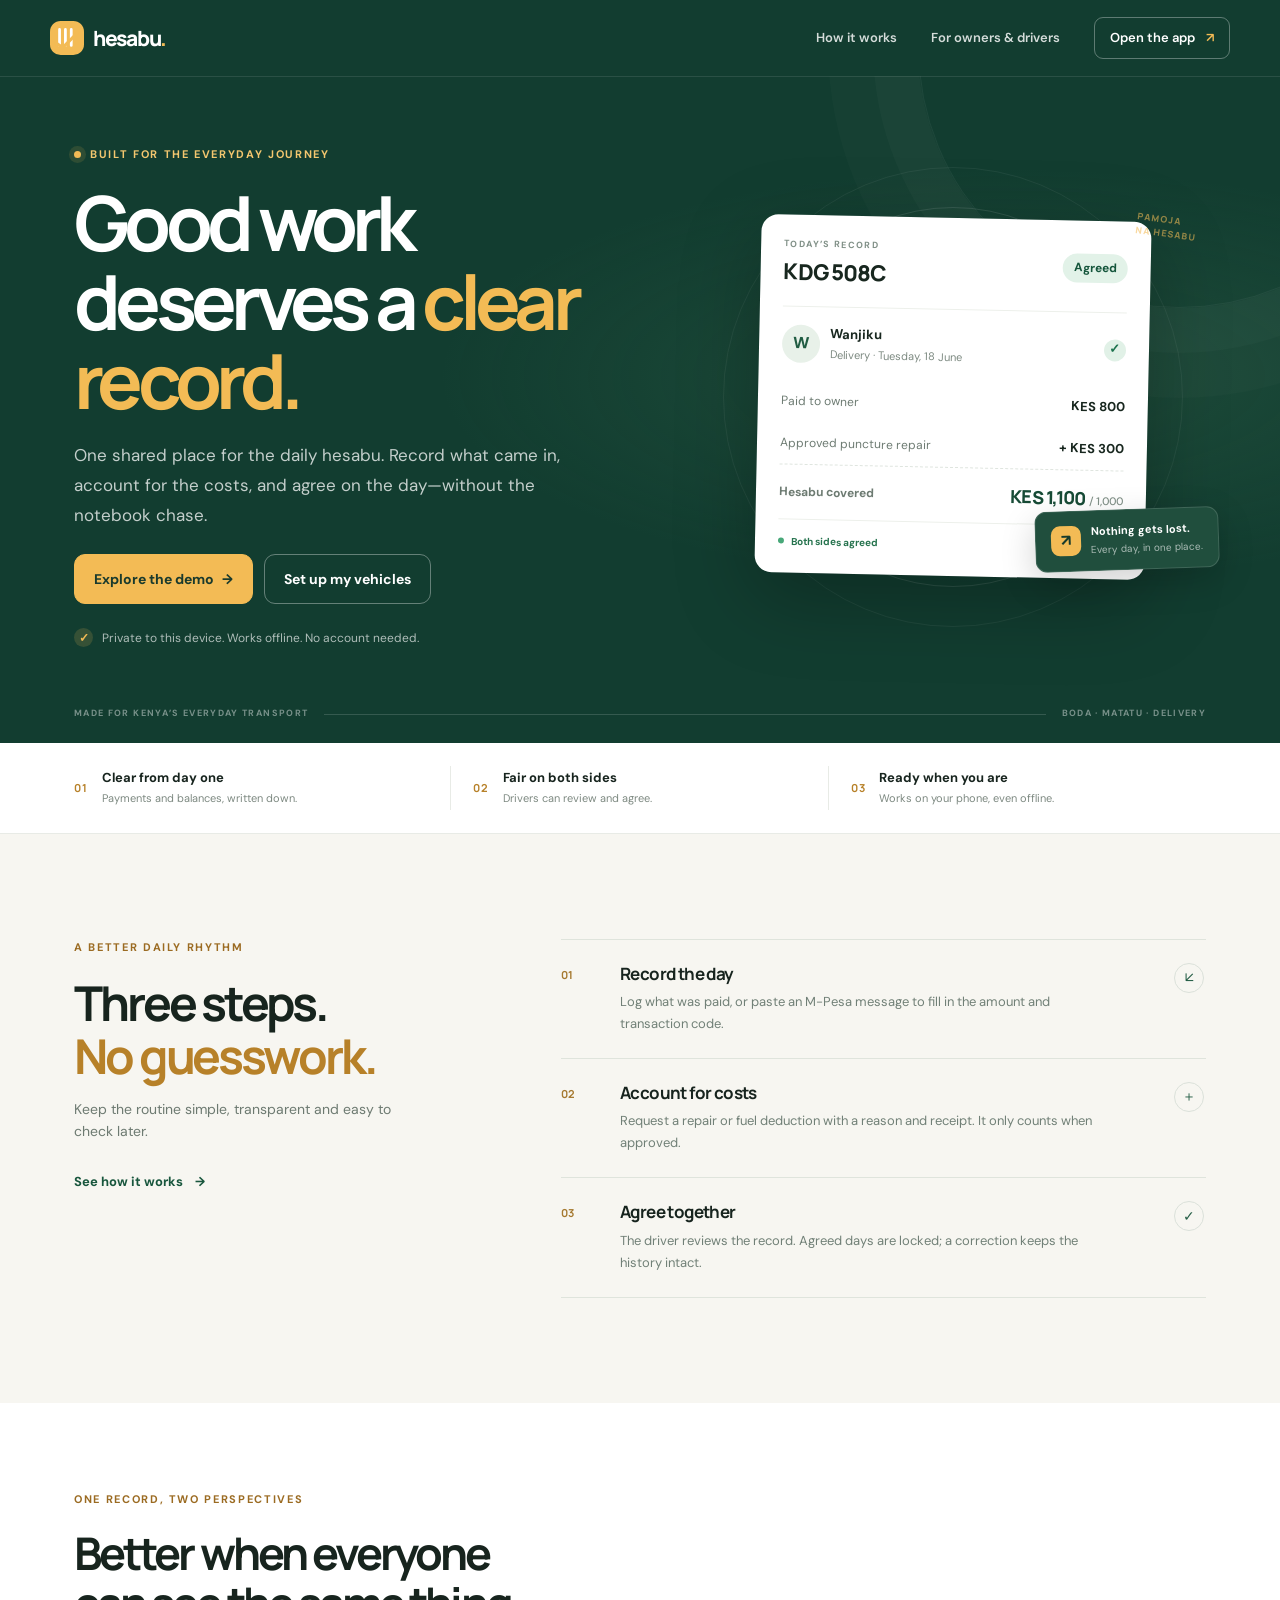
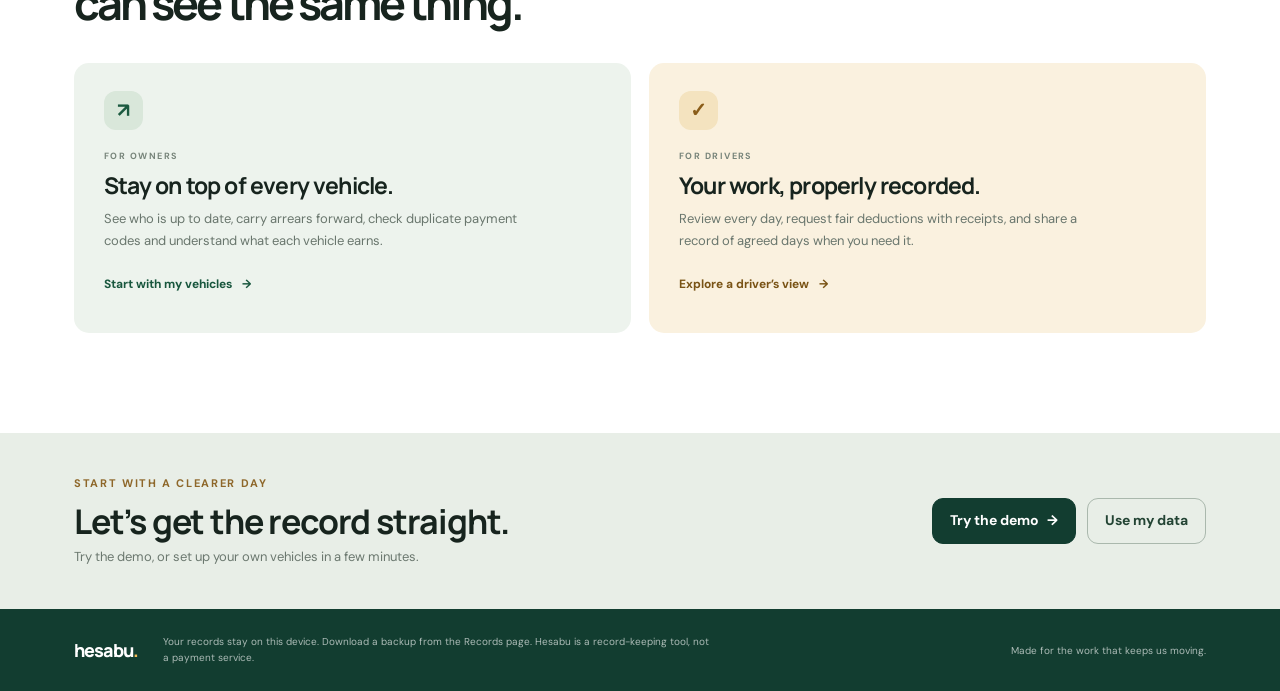
<file: index.html>
<!doctype html>
<html lang="en">
<head>
  <meta charset="utf-8">
  <meta name="viewport" content="width=device-width, initial-scale=1, viewport-fit=cover">
  <meta name="theme-color" content="#123d30">
  <meta name="description" content="A clear, shared daily record for boda boda, matatu and delivery owners and their drivers. Track payments, agree deductions and keep every hesabu in one place.">
  <meta name="color-scheme" content="light">
  <title>Hesabu — Clear records. Better working days.</title>
  <link rel="preconnect" href="https://fonts.googleapis.com">
  <link rel="preconnect" href="https://fonts.gstatic.com" crossorigin>
  <link href="https://fonts.googleapis.com/css2?family=DM+Sans:wght@400;500;600;700&family=Manrope:wght@400;500;600;700;800&display=swap" rel="stylesheet">
  <link rel="stylesheet" href="style.css">
  <link rel="stylesheet" href="welcome.css">
  <link rel="manifest" href="manifest.json">
</head>
<body class="welcome-page">
  <a class="skip-link" href="#main">Skip to content</a>
  <header class="top landing-header">
    <a class="brand" href="index.html" aria-label="Hesabu home">
      <span class="brand-mark" aria-hidden="true"><svg viewBox="0 0 32 32" width="34" height="34"><rect width="32" height="32" rx="10" fill="currentColor"/><path d="M9 8v15M14.5 8v15M20 8v15" stroke="#fff" stroke-width="2.6" stroke-linecap="round"/><path d="m6 21 6 4 14-14" stroke="#f3bb55" stroke-width="3" fill="none" stroke-linecap="round" stroke-linejoin="round"/></svg></span>
      <span>hesabu<span class="brand-period">.</span></span>
    </a>
    <nav class="landing-nav" aria-label="Main navigation">
      <a href="#how-it-works">How it works</a>
      <a href="#for-everyone">For owners &amp; drivers</a>
      <a class="nav-cta" href="app.html?mode=demo">Open the app <span aria-hidden="true">↗</span></a>
    </nav>
  </header>

  <main id="main">
    <section class="hero">
      <div class="hero-grid wrap">
        <div class="hero-copy">
          <p class="eyebrow"><span class="eyebrow-dot"></span> BUILT FOR THE EVERYDAY JOURNEY</p>
          <h1>Good work deserves a <em>clear record.</em></h1>
          <p class="hero-lede">One shared place for the daily hesabu. Record what came in, account for the costs, and agree on the day—without the notebook chase.</p>
          <div class="cta hero-actions">
            <a class="btn amber" href="app.html?mode=demo">Explore the demo <span aria-hidden="true">→</span></a>
            <a class="btn ghost" href="app.html?mode=mine">Set up my vehicles</a>
          </div>
          <div class="hero-note"><span class="checkmark" aria-hidden="true">✓</span> Private to this device. Works offline. No account needed.</div>
        </div>

        <div class="preview-wrap" aria-label="Example daily record">
          <div class="preview-orbit orbit-one"></div><div class="preview-orbit orbit-two"></div>
          <article class="preview-card">
            <div class="preview-top"><div><span class="preview-label">TODAY’S RECORD</span><strong>KDG 508C</strong></div><span class="tag s-paid">Agreed</span></div>
            <div class="preview-driver"><span class="avatar">W</span><span><b>Wanjiku</b><small>Delivery · Tuesday, 18 June</small></span><span class="verified" aria-label="Verified">✓</span></div>
            <div class="preview-amount"><span>Paid to owner</span><strong>KES 800</strong></div>
            <div class="preview-amount deduction"><span>Approved puncture repair</span><strong>+ KES 300</strong></div>
            <div class="preview-total"><span>Hesabu covered</span><strong>KES 1,100 <small>/ 1,000</small></strong></div>
            <div class="preview-footer"><span><i></i> Both sides agreed</span><span>Record saved</span></div>
          </article>
          <div class="float-note"><span class="float-icon">↗</span><span><b>Nothing gets lost.</b><small>Every day, in one place.</small></span></div>
          <span class="hero-stamp" aria-hidden="true">PAMOJA<br>NA HESABU</span>
        </div>
      </div>
      <div class="hero-bottom wrap"><span>MADE FOR KENYA’S EVERYDAY TRANSPORT</span><span class="hero-bottom-line"></span><span>BODA · MATATU · DELIVERY</span></div>
    </section>

    <section class="value-strip" aria-label="Hesabu benefits"><div class="wrap value-grid">
      <div><span class="value-number">01</span><p><b>Clear from day one</b><small>Payments and balances, written down.</small></p></div>
      <div><span class="value-number">02</span><p><b>Fair on both sides</b><small>Drivers can review and agree.</small></p></div>
      <div><span class="value-number">03</span><p><b>Ready when you are</b><small>Works on your phone, even offline.</small></p></div>
    </div></section>

    <section class="story-section" id="how-it-works"><div class="wrap story-grid">
      <div class="section-intro"><p class="eyebrow dark-eyebrow">A BETTER DAILY RHYTHM</p><h2>Three steps.<br><em>No guesswork.</em></h2><p>Keep the routine simple, transparent and easy to check later.</p><a class="text-link" href="app.html?mode=demo">See how it works <span aria-hidden="true">→</span></a></div>
      <ol class="steps">
        <li><span class="step-index">01</span><div><h3>Record the day</h3><p>Log what was paid, or paste an M-Pesa message to fill in the amount and transaction code.</p></div><span class="step-symbol" aria-hidden="true">↙</span></li>
        <li><span class="step-index">02</span><div><h3>Account for costs</h3><p>Request a repair or fuel deduction with a reason and receipt. It only counts when approved.</p></div><span class="step-symbol" aria-hidden="true">＋</span></li>
        <li><span class="step-index">03</span><div><h3>Agree together</h3><p>The driver reviews the record. Agreed days are locked; a correction keeps the history intact.</p></div><span class="step-symbol" aria-hidden="true">✓</span></li>
      </ol>
    </div></section>

    <section class="people-section" id="for-everyone"><div class="wrap">
      <div class="people-heading"><p class="eyebrow dark-eyebrow">ONE RECORD, TWO PERSPECTIVES</p><h2>Better when everyone<br>can see the same thing.</h2></div>
      <div class="people-grid">
        <article class="person-card owner-card"><span class="person-icon" aria-hidden="true">↗</span><p class="person-kicker">FOR OWNERS</p><h3>Stay on top of every vehicle.</h3><p>See who is up to date, carry arrears forward, check duplicate payment codes and understand what each vehicle earns.</p><a href="app.html?mode=mine">Start with my vehicles <span aria-hidden="true">→</span></a></article>
        <article class="person-card driver-card"><span class="person-icon" aria-hidden="true">✓</span><p class="person-kicker">FOR DRIVERS</p><h3>Your work, properly recorded.</h3><p>Review every day, request fair deductions with receipts, and share a record of agreed days when you need it.</p><a href="app.html?mode=demo">Explore a driver’s view <span aria-hidden="true">→</span></a></article>
      </div>
    </div></section>

    <section class="closing-cta"><div class="wrap closing-inner"><div><p class="eyebrow">START WITH A CLEARER DAY</p><h2>Let’s get the record straight.</h2><p>Try the demo, or set up your own vehicles in a few minutes.</p></div><div class="cta"><a class="btn dark-btn" href="app.html?mode=demo">Try the demo <span aria-hidden="true">→</span></a><a class="btn outline-dark" href="app.html?mode=mine">Use my data</a></div></div></section>
  </main>

  <footer class="site-footer"><div class="wrap footer-inner"><a class="brand footer-brand" href="index.html"><span>hesabu<span class="brand-period">.</span></span></a><p>Your records stay on this device. Download a backup from the Records page. Hesabu is a record-keeping tool, not a payment service.</p><span>Made for the work that keeps us moving.</span></div></footer>
  <script>if('serviceWorker' in navigator)addEventListener('load',()=>navigator.serviceWorker.register('sw.js').catch(()=>{}));</script>
</body>
</html>
</file>
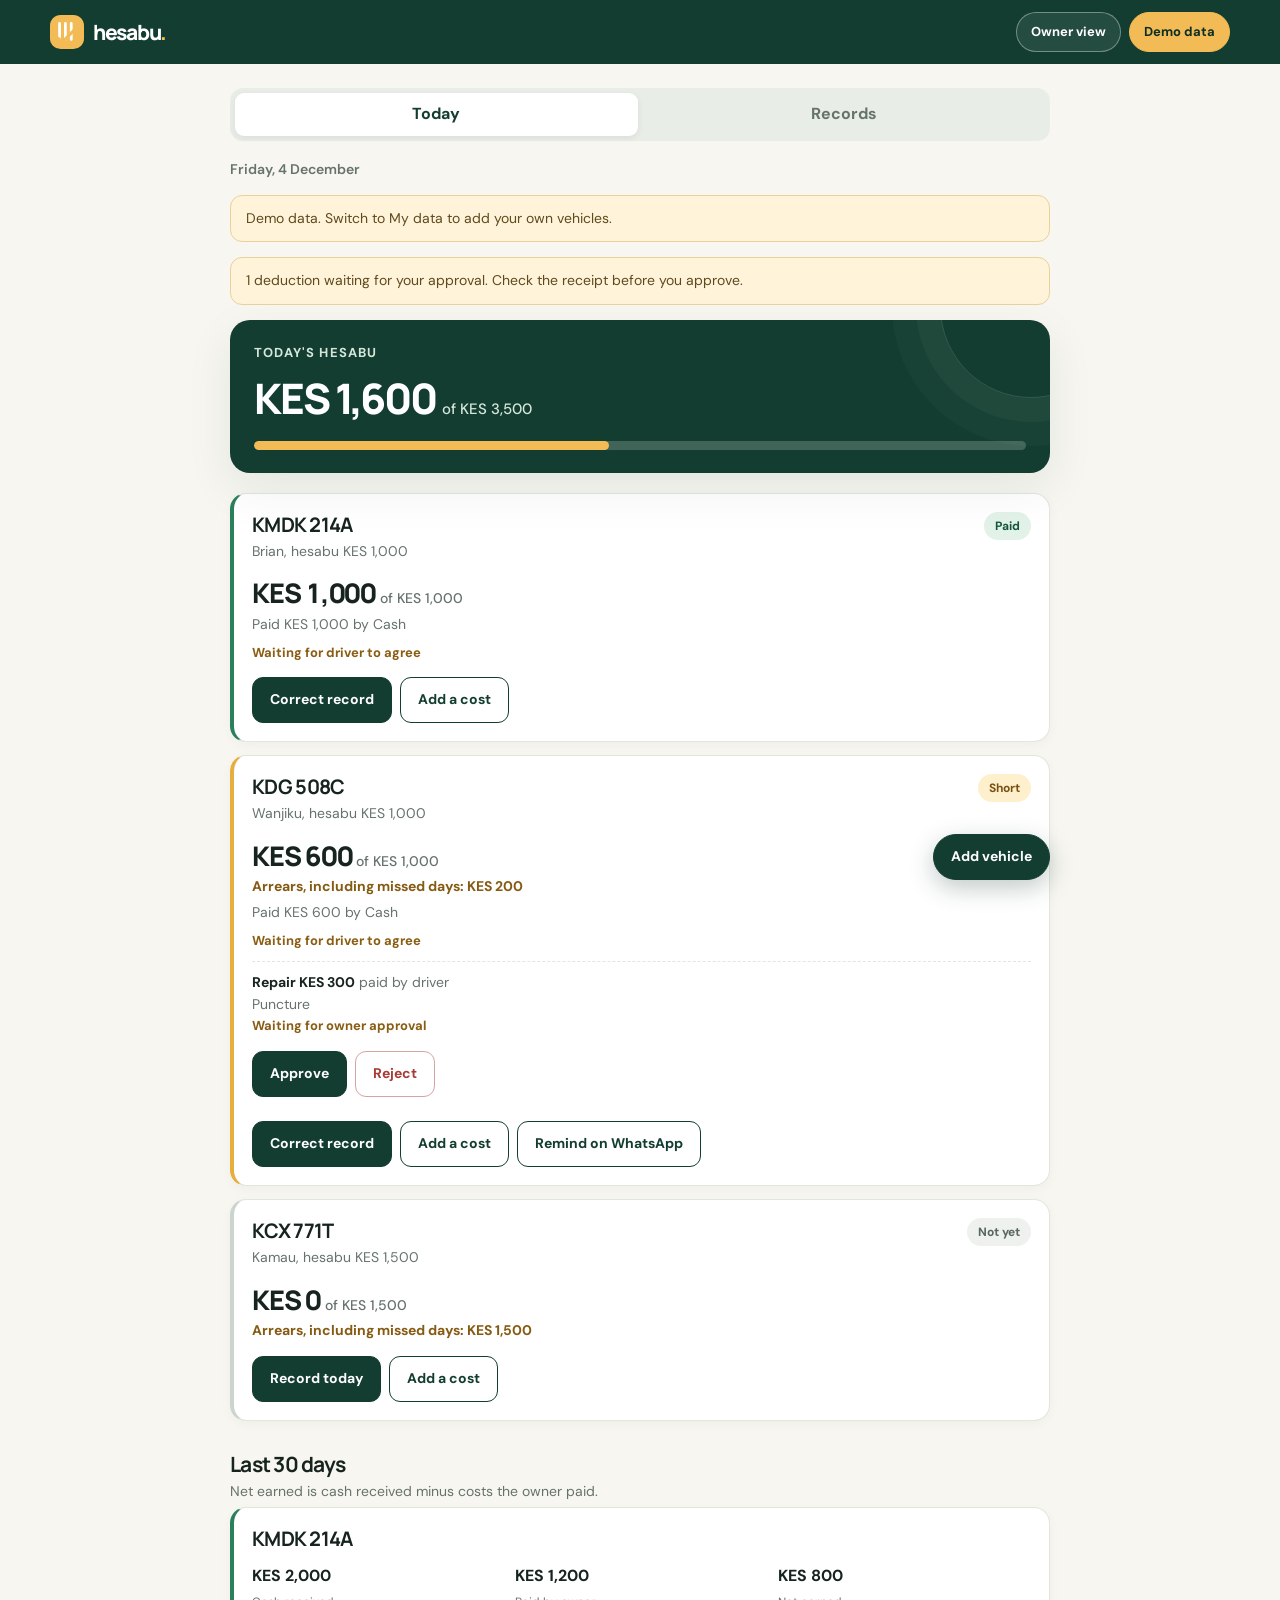
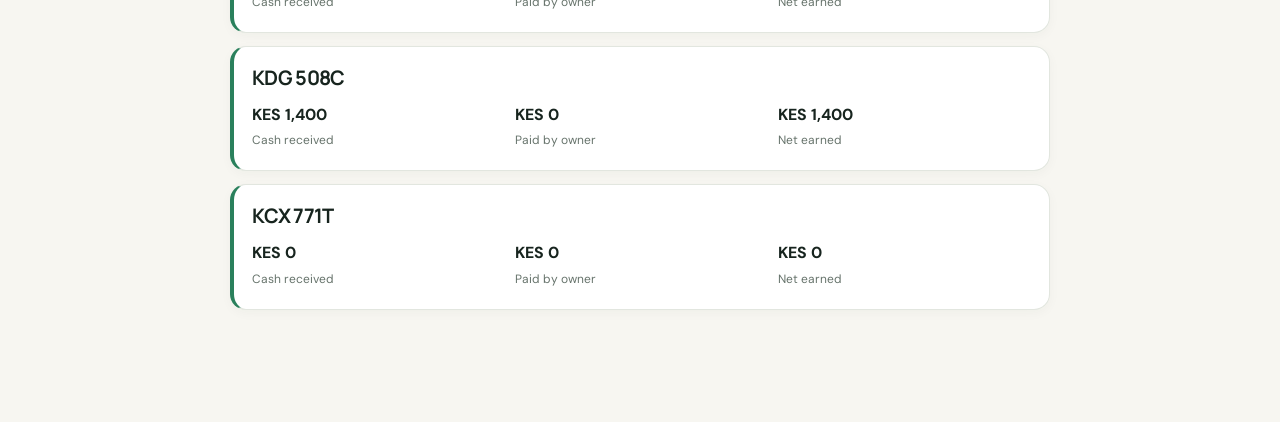
<file: app.html>
<!doctype html>
<html lang="en">
<head>
  <meta charset="utf-8">
  <meta name="viewport" content="width=device-width, initial-scale=1, viewport-fit=cover">
  <meta name="theme-color" content="#123d30">
  <meta name="description" content="Hesabu: the shared daily record for vehicle owners and drivers.">
  <title>Hesabu — Daily records</title>
  <link rel="stylesheet" href="style.css">
  <link rel="manifest" href="manifest.json">
</head>
<body>
  <a class="skip-link" href="#app">Skip to app content</a>
  <header class="top">
    <a class="brand" href="index.html" aria-label="Hesabu home">
      <span class="brand-mark" aria-hidden="true"><svg viewBox="0 0 32 32" width="34" height="34"><rect width="32" height="32" rx="10" fill="currentColor"/><path d="M9 8v15M14.5 8v15M20 8v15" stroke="#fff" stroke-width="2.6" stroke-linecap="round"/><path d="m6 21 6 4 14-14" stroke="#f3bb55" stroke-width="3" fill="none" stroke-linecap="round" stroke-linejoin="round"/></svg></span>
      <span>hesabu<span class="brand-period">.</span></span>
    </a>
    <div class="ctrl">
      <button id="role" class="pill" type="button" aria-label="Switch owner or driver view"></button>
      <button id="mode" class="pill" type="button" aria-label="Switch demo or personal data"></button>
    </div>
  </header>
  <main id="app" aria-live="polite" aria-busy="false"></main>
  <div id="sheet" class="sheet" hidden></div>
  <script src="app.js"></script>
  <script>if('serviceWorker' in navigator)addEventListener('load',()=>navigator.serviceWorker.register('sw.js').catch(()=>{}));</script>
</body>
</html>
</file>
<file: style.css>
@import url('https://fonts.googleapis.com/css2?family=DM+Sans:wght@400;500;600;700&family=Manrope:wght@400;500;600;700;800&display=swap');
:root {
  color-scheme: light;
  --green: #123d30;
  --green-d: #0c2e24;
  --green-mid: #245c48;
  --amber: #f3bb55;
  --amber-d: #79500e;
  --bg: #f7f6f1;
  --ink: #17241e;
  --mute: #66736b;
  --line: #e2e6df;
  --card: #fff;
  --red: #a63c35;
  --ok: #176345;
  --font: 'DM Sans', 'Segoe UI', Roboto, Arial, sans-serif;
  --display: 'Manrope', 'DM Sans', sans-serif;
  --shadow: 0 16px 48px rgba(21, 48, 37, .08);
}
* { box-sizing: border-box; }
html { -webkit-text-size-adjust: 100%; scroll-behavior: smooth; scroll-padding-top: 88px; }
body { margin: 0; background: var(--bg); color: var(--ink); font: 16px/1.55 var(--font); padding: env(safe-area-inset-top,0) 0 env(safe-area-inset-bottom,0); }
button,input,select,textarea { font: inherit; color: inherit; }
button,a,input,select,textarea { -webkit-tap-highlight-color: transparent; }
:focus-visible { outline: 3px solid #d99320; outline-offset: 3px; }
.skip-link { position: fixed; top: 8px; left: 8px; z-index: 100; padding: 10px 14px; border-radius: 8px; color: white; background: var(--green); transform: translateY(-150%); }
.skip-link:focus { transform: none; }
.top { display:flex; justify-content:space-between; align-items:center; gap:12px; padding:12px max(20px,calc((100vw - 1180px)/2)); background:var(--green); color:#fff; position:sticky; top:0; z-index:5; box-shadow:0 1px 0 rgba(255,255,255,.1); }
.brand { display:flex; align-items:center; gap:9px; color:#fff; text-decoration:none; font:800 21px/1 var(--display); letter-spacing:-.06em; }
.brand-mark { display:flex; color:var(--amber); }
.brand-period { color:var(--amber); }
.ctrl { display:flex; gap:8px; flex-wrap:wrap; justify-content:flex-end; }
.pill { min-height:40px; padding:6px 14px; border-radius:999px; border:1px solid rgba(255,255,255,.36); background:rgba(255,255,255,.08); color:#fff; font-size:13px; font-weight:700; cursor:pointer; }
.pill[aria-pressed="true"] { background:var(--amber); border-color:var(--amber); color:var(--green-d); }
main:not(#main) { max-width:860px; margin:0 auto; padding:22px 20px 112px; }
#app { min-height:70vh; }
.day { margin:12px 0 14px; color:var(--mute); font-size:14px; font-weight:600; }
.summary { position:relative; overflow:hidden; background:var(--green); color:#fff; border-radius:20px; padding:23px 24px; margin-bottom:20px; box-shadow:var(--shadow); }
.summary:after { content:''; position:absolute; width:180px; height:180px; right:-72px; top:-104px; border:1px solid rgba(255,255,255,.14); border-radius:50%; box-shadow:0 0 0 24px rgba(255,255,255,.035),0 0 0 48px rgba(255,255,255,.025); }
.summary .sub { color:#d5e7db!important; font-size:13px; font-weight:700; text-transform:uppercase; letter-spacing:.09em; }
.summary .big { font:800 clamp(30px,8vw,42px)/1.2 var(--display); letter-spacing:-.05em; }
.summary .big span { font:500 15px var(--font); color:#d5e7db; letter-spacing:0; }
.bar { height:9px; border-radius:99px; background:rgba(255,255,255,.2); margin-top:17px; overflow:hidden; }
.bar i { display:block; height:100%; background:var(--amber); border-radius:99px; transition:width .5s ease; }
.banner { background:#fff4d9; border:1px solid #ead199; border-radius:12px; padding:12px 15px; margin:0 0 15px; font-size:14px; color:#5f491e; }
.list { display:grid; gap:13px; }
.card { background:var(--card); border:1px solid var(--line); border-radius:16px; padding:18px; box-shadow:0 3px 12px rgba(21,48,37,.035); }
.card.paid { border-left:4px solid #2a805c; }
.card.short { border-left:4px solid #e6ad3f; }
.card:not(.paid):not(.short) { border-left:4px solid #cbd4ce; }
.row { display:flex; justify-content:space-between; gap:12px; align-items:flex-start; }
h2,h3 { font-family:var(--display); letter-spacing:-.035em; }
h2 { font-size:21px; line-height:1.25; margin:0; }
h3 { font-size:20px; line-height:1.25; margin:0; }
p { margin:4px 0; }
.sub,.note { color:var(--mute); font-size:14px; }
.big { font:800 27px/1.25 var(--display); letter-spacing:-.04em; font-variant-numeric:tabular-nums; margin-top:10px; }
.big span { font:500 14px var(--font); color:var(--mute); letter-spacing:0; }
.tag { display:inline-flex; align-items:center; padding:5px 11px; border-radius:999px; font-size:12px; font-weight:700; white-space:nowrap; }
.s-paid { background:#e2f2e8; color:#15563c; }
.s-short { background:#fff0cd; color:#785012; }
.s-none { background:#eef1ee; color:#58675f; }
.e-pending { color:#895d13; }.e-agreed { color:var(--ok); }.e-disputed { color:var(--red); }
.ent { font-weight:700; font-size:13px; margin-top:7px; }
.warn { color:#865a12; font-weight:700; }
.acts { display:flex; gap:8px; margin-top:14px; flex-wrap:wrap; }
.btn { display:inline-flex; justify-content:center; align-items:center; gap:8px; min-height:46px; padding:10px 17px; border-radius:11px; border:1px solid var(--green); background:var(--green); color:#fff; font-weight:700; font-size:14px; text-decoration:none; cursor:pointer; transition:transform .15s,background .15s,box-shadow .15s; }
.btn:hover { background:var(--green-d); box-shadow:0 5px 14px rgba(18,61,48,.15); }
.btn:active { transform:translateY(1px); }
.btn.alt { background:#fff; color:var(--green); }
.btn.alt:hover { background:#f0f5f1; }
.btn.bad { background:#fff; border-color:#d6a5a1; color:var(--red); }
.btn.full { width:100%; }
.empty { text-align:center; padding:44px 16px; color:var(--mute); background:#fff; border:1px dashed #cbd5ce; border-radius:18px; }
.empty h2 { color:var(--ink); margin-bottom:8px; }
.fab { position:fixed; right:max(20px,calc((100vw - 820px)/2)); bottom:calc(20px + env(safe-area-inset-bottom,0)); z-index:3; border-radius:999px; box-shadow:0 8px 24px rgba(12,46,36,.25); }
.sheet { position:fixed; inset:0; background:rgba(10,31,24,.58); backdrop-filter:blur(4px); z-index:10; display:flex; align-items:flex-end; justify-content:center; }
.sheet[hidden] { display:none; }
.panel { background:#fff; width:100%; max-width:620px; max-height:min(92vh,900px); overflow:auto; border:1px solid rgba(255,255,255,.7); border-radius:24px 24px 0 0; padding:23px 22px calc(22px + env(safe-area-inset-bottom,0)); box-shadow:0 -16px 50px rgba(0,0,0,.16); animation:up .22s ease-out; }
@keyframes up { from { transform:translateY(35px); opacity:.5; } to { transform:none; opacity:1; } }
label { display:block; font-weight:700; font-size:13px; margin:14px 0 6px; }
input,select,textarea { width:100%; min-height:48px; padding:10px 12px; border:1px solid #ccd6cf; border-radius:10px; background:#fff; }
input:focus,select:focus,textarea:focus { border-color:var(--green-mid); outline:3px solid rgba(36,92,72,.14); }
.chips { display:flex; gap:8px; flex-wrap:wrap; margin-top:7px; }
.chip { min-height:44px; padding:7px 15px; border-radius:99px; border:1px solid var(--green-mid); background:#fff; font-weight:700; color:var(--green); cursor:pointer; }
.chip[aria-pressed="true"] { background:var(--green); color:#fff; }
.two { display:grid; grid-template-columns:1fr 1fr; gap:10px; }
.sum { background:#f4f6f3; border-radius:12px; padding:13px; margin:14px 0; }
.sum div { display:flex; justify-content:space-between; gap:10px; font-variant-numeric:tabular-nums; }
.sum .t { font-weight:800; border-top:1px solid var(--line); margin-top:7px; padding-top:7px; }
.err { color:var(--red); font-size:14px; min-height:20px; }
textarea { min-height:82px; resize:vertical; margin-bottom:8px; }
a.btn { display:inline-flex; align-items:center; text-decoration:none; }
.lines { list-style:none; margin:10px 0 0; padding:0; font-size:14px; }
.lines li { display:flex; gap:11px; align-items:flex-start; padding:10px 0; border-top:1px dashed var(--line); }
.thumbb { border:0; padding:0; background:none; cursor:pointer; flex:none; }
.thumb { width:64px; height:64px; object-fit:cover; border-radius:10px; border:1px solid var(--line); display:block; }
.view img { width:100%; border-radius:12px; }
.rep { margin-top:30px; }
.stat { display:grid; grid-template-columns:repeat(3,minmax(0,1fr)); gap:10px; margin-top:13px; }
.stat b { display:block; font-size:16px; font-variant-numeric:tabular-nums; overflow-wrap:anywhere; }
.stat span { font-size:12px; color:var(--mute); }
.tabs { display:flex; gap:5px; margin:2px 0 18px; background:#e9ede8; padding:5px; border-radius:13px; }
.tab { flex:1; min-height:43px; border:0; border-radius:9px; background:transparent; font-weight:700; color:var(--mute); cursor:pointer; }
.tab[aria-pressed="true"] { background:#fff; color:var(--green); box-shadow:0 2px 6px rgba(20,54,39,.08); }
.code { font-weight:800; letter-spacing:.06em; }
@media (max-width:560px) { .top { padding:10px 14px; } .brand { font-size:19px; } .pill { min-height:38px; padding:5px 10px; font-size:12px; } main:not(#main) { padding:17px 14px 105px; } .card { padding:15px; } .acts .btn { flex:1 1 auto; } .stat { gap:7px; } .stat b { font-size:14px; } }
@media print { .top,.tabs,.acts,.fab,.skip-link { display:none!important; } body { background:#fff; } main:not(#main) { max-width:none; padding:0; } .card { box-shadow:none; break-inside:avoid; } }
@media (prefers-reduced-motion:reduce) { *,*::before,*::after { scroll-behavior:auto!important; animation-duration:.01ms!important; animation-iteration-count:1!important; transition-duration:.01ms!important; } }
</file>
<file: welcome.css>
.landing-header { min-height:76px; padding-left:max(24px,calc((100vw - 1180px)/2)); padding-right:max(24px,calc((100vw - 1180px)/2)); background:#123d30; }
.landing-nav { display:flex; align-items:center; gap:34px; }
.landing-nav a { color:rgba(255,255,255,.82); text-decoration:none; font-size:13px; font-weight:600; transition:color .15s; }
.landing-nav a:hover { color:#fff; }
.landing-nav .nav-cta { padding:10px 15px; border:1px solid rgba(255,255,255,.32); border-radius:9px; color:#fff; }
.nav-cta span { padding-left:8px; color:#f3bb55; }
.wrap { max-width:1180px; margin:0 auto; padding-left:24px; padding-right:24px; }
.hero { position:relative; overflow:hidden; color:#fff; background:radial-gradient(ellipse at 79% 45%,rgba(62,115,85,.28),transparent 40%),#123d30; }
.hero:before { content:''; position:absolute; width:520px; height:520px; border:1px solid rgba(255,255,255,.055); border-radius:50%; right:-160px; top:-290px; box-shadow:0 0 0 45px rgba(255,255,255,.018),0 0 0 90px rgba(255,255,255,.014); }
.hero-grid { position:relative; z-index:1; min-height:540px; display:grid; grid-template-columns:1fr .9fr; gap:64px; align-items:center; padding-top:70px; padding-bottom:60px; }
.hero-copy { max-width:560px; }
.eyebrow { display:flex; align-items:center; gap:9px; margin:0 0 20px; color:#f3c76f; font-size:11px; letter-spacing:.15em; font-weight:700; }
.eyebrow-dot { width:7px; height:7px; border-radius:50%; background:#f3bb55; box-shadow:0 0 0 5px rgba(243,187,85,.12); }
.hero h1 { max-width:600px; margin:0; font:700 clamp(46px,6.2vw,76px)/1.04 var(--display); letter-spacing:-.075em; }
.hero h1 em,.section-intro h2 em { color:#f3bb55; font-style:normal; }
.hero-lede { max-width:500px; color:rgba(255,255,255,.75); font-size:17px; line-height:1.75; margin:21px 0 0; }
.cta { display:flex; gap:11px; flex-wrap:wrap; margin:24px 0; }
.hero-actions .btn { min-height:50px; padding:12px 19px; }
.btn.amber { background:#f3bb55; border-color:#f3bb55; color:#193a2d; }
.btn.amber:hover { background:#ffca6c; border-color:#ffca6c; }
.btn.ghost { background:transparent; border-color:rgba(255,255,255,.35); color:#fff; }
.btn.ghost:hover { background:rgba(255,255,255,.08); }
.hero-note { display:flex; align-items:center; gap:9px; color:rgba(255,255,255,.66); font-size:12px; }
.checkmark { display:grid; place-items:center; width:19px; height:19px; border-radius:50%; background:rgba(243,187,85,.16); color:#f3bb55; font-weight:800; }
.preview-wrap { min-height:420px; position:relative; display:grid; place-items:center; }
.preview-orbit { position:absolute; width:380px; height:380px; border:1px solid rgba(255,255,255,.11); border-radius:50%; }
.orbit-two { width:460px; height:460px; border-color:rgba(255,255,255,.06); }
.preview-card { position:relative; width:min(100%,390px); padding:22px; background:#fff; color:#18271f; border:1px solid rgba(255,255,255,.8); border-radius:17px; box-shadow:0 24px 80px rgba(0,0,0,.27); transform:rotate(1.2deg); }
.preview-top { display:flex; align-items:center; justify-content:space-between; gap:10px; padding-bottom:19px; border-bottom:1px solid #edf0eb; }
.preview-top>div { display:grid; gap:5px; }
.preview-label { color:#809087; font-size:9px; font-weight:700; letter-spacing:.15em; }
.preview-top strong { font:800 22px var(--display); letter-spacing:-.04em; }
.preview-driver { display:flex; align-items:center; gap:10px; padding:17px 0; }
.avatar { display:grid; place-items:center; width:38px; height:38px; border-radius:50%; background:#e8f1e9; color:#205c42; font-weight:800; }
.preview-driver>span:nth-child(2) { flex:1; display:grid; gap:2px; font-size:13px; }
.preview-driver small { color:#7c8980; font-size:11px; }
.verified { display:grid; place-items:center; width:22px; height:22px; border-radius:50%; background:#e1f1e7; color:#1b724d; font-size:13px; font-weight:800; }
.preview-amount,.preview-total { display:flex; justify-content:space-between; align-items:center; gap:10px; padding:11px 0; font-size:12px; }
.preview-amount span,.preview-total span { color:#6d7b72; }
.preview-amount strong { font-size:13px; font-variant-numeric:tabular-nums; }
.preview-amount.deduction { border-bottom:1px dashed #dfe5df; }
.preview-total { padding:15px 0; color:#174b36; font-weight:700; }
.preview-total strong { font:800 18px var(--display); letter-spacing:-.04em; }
.preview-total small { color:#809087; font:500 11px var(--font); letter-spacing:0; }
.preview-footer { display:flex; justify-content:space-between; align-items:center; gap:8px; border-top:1px solid #edf0eb; padding-top:14px; color:#849088; font-size:10px; }
.preview-footer span:first-child { color:#26734e; font-weight:700; }
.preview-footer i { display:inline-block; width:6px; height:6px; margin-right:5px; border-radius:50%; background:#48a879; vertical-align:1px; }
.float-note { position:absolute; right:-13px; bottom:37px; display:flex; gap:10px; align-items:center; padding:12px 15px; border:1px solid rgba(255,255,255,.14); border-radius:12px; background:#204e3d; box-shadow:0 12px 35px rgba(0,0,0,.18); transform:rotate(-2deg); }
.float-icon { display:grid; place-items:center; width:30px; height:30px; border-radius:9px; background:#f3bb55; color:#173b2c; font-weight:800; }
.float-note span:last-child { display:grid; color:#fff; font-size:11px; gap:2px; }
.float-note small { color:rgba(255,255,255,.62); font-size:10px; }
.hero-stamp { position:absolute; top:26px; right:8px; color:rgba(243,187,85,.56); font:800 9px/1.5 var(--display); letter-spacing:.12em; transform:rotate(8deg); }
.hero-bottom { display:flex; align-items:center; gap:16px; padding-top:0; padding-bottom:22px; color:rgba(255,255,255,.43); font-size:9px; font-weight:700; letter-spacing:.15em; }
.hero-bottom-line { flex:1; height:1px; background:rgba(255,255,255,.15); }
.value-strip { background:#fff; border-bottom:1px solid #e8ebe6; }
.value-grid { display:grid; grid-template-columns:repeat(3,1fr); padding-top:23px; padding-bottom:23px; }
.value-grid>div { display:flex; align-items:center; gap:14px; padding:2px 22px; border-right:1px solid #e8ebe6; }
.value-grid>div:first-child { padding-left:0; }.value-grid>div:last-child { border:0; }
.value-number { color:#b78129; font:700 11px var(--display); letter-spacing:.08em; }
.value-grid p { display:grid; margin:0; gap:2px; }
.value-grid b { font-size:13px; }.value-grid small { color:#7d8981; font-size:11px; }
.story-section { padding:105px 0; background:#f7f6f1; }
.story-grid { display:grid; grid-template-columns:.75fr 1.25fr; gap:100px; align-items:start; }
.dark-eyebrow { color:#9b6b22; }
.section-intro h2,.people-heading h2 { margin:0; font:700 clamp(35px,4vw,48px)/1.12 var(--display); letter-spacing:-.065em; }
.section-intro h2 em { color:#b78129; }
.section-intro>p:not(.eyebrow) { max-width:320px; margin:16px 0; color:#6d7a71; font-size:14px; }
.text-link { display:inline-flex; gap:12px; align-items:center; margin-top:14px; color:#18563d; text-decoration:none; font-weight:700; font-size:13px; }
.steps { list-style:none; margin:0; padding:0; }
.steps li { display:grid; grid-template-columns:44px 1fr 32px; gap:15px; align-items:start; padding:23px 0; border-top:1px solid #dfe4dc; }
.steps li:last-child { border-bottom:1px solid #dfe4dc; }
.step-index { color:#a57930; font:700 11px var(--display); padding-top:4px; }
.steps h3 { margin:0 0 7px; font-size:17px; }
.steps p { max-width:480px; margin:0; color:#718077; font-size:13px; line-height:1.7; }
.step-symbol { display:grid; place-items:center; width:30px; height:30px; border:1px solid #dbe1da; border-radius:50%; color:#245d45; font-size:14px; }
.people-section { padding:88px 0 100px; background:#fff; }
.people-heading { margin-bottom:34px; }
.people-heading h2 { font-size:clamp(34px,4vw,45px); }
.people-grid { display:grid; grid-template-columns:1fr 1fr; gap:18px; }
.person-card { position:relative; overflow:hidden; min-height:270px; padding:28px 30px; border-radius:15px; }
.owner-card { background:#edf3ed; }.driver-card { background:#faf1df; }
.person-icon { display:grid; place-items:center; width:39px; height:39px; border-radius:12px; background:#d9e7da; color:#1c5a40; font-size:20px; font-weight:700; }
.driver-card .person-icon { background:#f4e3bf; color:#8a5d19; }
.person-kicker { margin:20px 0 7px; color:#77847a; font-size:9px; font-weight:700; letter-spacing:.16em; }
.person-card h3 { max-width:340px; font-size:23px; }
.person-card>p:not(.person-kicker) { max-width:430px; margin:9px 0 18px; color:#69766d; font-size:13px; line-height:1.7; }
.person-card>a { display:inline-flex; align-items:center; gap:10px; color:#18563d; font-size:12px; font-weight:700; text-decoration:none; }
.driver-card>a { color:#795315; }
.closing-cta { background:#e8eee7; padding:42px 0; }
.closing-inner { display:flex; justify-content:space-between; align-items:center; gap:25px; }
.closing-inner .eyebrow { margin-bottom:8px; color:#8e672a; }
.closing-inner h2 { margin:0; font-size:clamp(25px,3vw,34px); }
.closing-inner p:not(.eyebrow) { margin:5px 0 0; color:#6b786f; font-size:13px; }
.closing-inner .cta { margin:0; }
.dark-btn { background:#123d30; border-color:#123d30; }.dark-btn:hover { background:#0c2e24; }
.outline-dark { background:transparent; border-color:#aab8ad; color:#234434; }.outline-dark:hover { background:#fff; }
.site-footer { padding:25px 0; background:#123d30; color:rgba(255,255,255,.65); }
.footer-inner { display:grid; grid-template-columns:auto 1fr auto; gap:26px; align-items:center; }
.footer-brand { color:#fff; font-size:18px; }
.footer-inner p { max-width:550px; margin:0; font-size:10px; line-height:1.6; }
.footer-inner>span { font-size:10px; }
@media (max-width:900px) { .hero-grid { gap:30px; grid-template-columns:1fr .85fr; }.hero h1 { font-size:clamp(46px,7vw,65px); }.preview-card { padding:18px; }.story-grid { gap:50px; } }
@media (max-width:680px) { .landing-header { min-height:65px; padding:10px 17px; }.landing-nav { gap:0; }.landing-nav>a:not(.nav-cta) { display:none; }.landing-nav .nav-cta { padding:9px 11px; font-size:11px; }.wrap { padding-left:20px; padding-right:20px; }.hero-grid { min-height:auto; grid-template-columns:1fr; gap:15px; padding-top:57px; padding-bottom:25px; }.hero h1 { max-width:550px; font-size:clamp(48px,12vw,68px); }.hero-lede { max-width:490px; font-size:15px; }.hero-actions { margin:20px 0 17px; }.hero-actions .btn { flex:1 1 auto; }.preview-wrap { min-height:380px; margin:4px 0 0; }.preview-card { max-width:390px; }.preview-orbit { width:320px; height:320px; }.orbit-two { width:380px; height:380px; }.float-note { right:0; bottom:17px; }.hero-stamp { top:0; right:12px; }.hero-bottom { font-size:8px; gap:9px; }.value-grid { grid-template-columns:1fr; padding-top:8px; padding-bottom:8px; }.value-grid>div,.value-grid>div:first-child { padding:13px 0; border-right:0; border-bottom:1px solid #e8ebe6; }.value-grid>div:last-child { border:0; }.story-section { padding:68px 0; }.story-grid { grid-template-columns:1fr; gap:35px; }.section-intro h2 { font-size:40px; }.people-section { padding:68px 0; }.people-grid { grid-template-columns:1fr; gap:12px; }.person-card { min-height:245px; padding:24px; }.closing-inner { align-items:flex-start; flex-direction:column; }.closing-inner .cta { width:100%; }.closing-inner .btn { flex:1; }.footer-inner { grid-template-columns:1fr; gap:9px; }.footer-inner>span { display:none; } }
@media (max-width:380px) { .hero-actions .btn { width:100%; }.preview-card { padding:16px; }.float-note { right:-4px; }.hero-bottom { letter-spacing:.08em; }.preview-top strong { font-size:19px; } }
</file>
